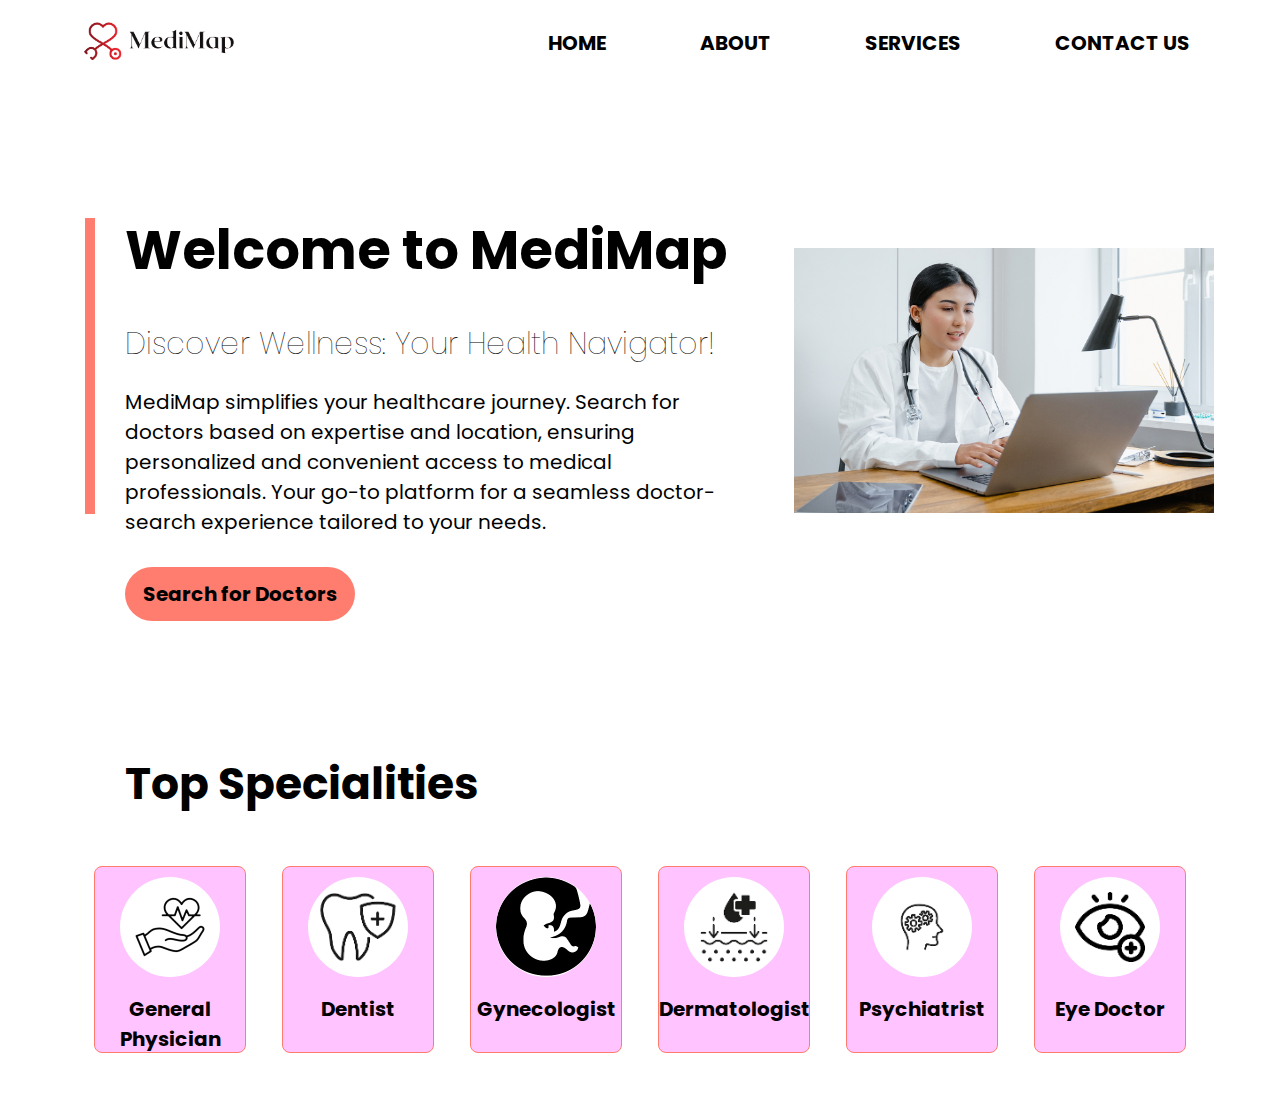
<file: index.html>
<!DOCTYPE html>
<html lang="en">
  <head>
    <meta charset="UTF-8"/>
    <meta name="viewport" content="width = device-width, intial-scale = 1.0">
    <title>MediMap</title>

    <link rel="icon" href="./assets/Logo.png"/>
    <link rel="stylesheet" href="style.css" />    <!-- --CSS link-- -->
    <link rel="stylesheet" href="https://unicons.iconscout.com/release/v4.0.8/css/line.css"> <!--Icons-->
    
  </head>
  <body>
    <div class="container">
        <div class="navbar">
            <img src="./assets/MediMap.png" href="index.html" class = "logo">
            <nav>
                <ul>
                    <li><a href="index.html">HOME</a></li>
                    <li><a href="#">ABOUT</a></li> 
                    <li><a href="#">SERVICES</a></li> 
                    <li><a href="contact_us.html">CONTACT US</a></li>
                </ul>
            </nav>
        </div>

        <div class="row">
            <div class="col-1">
                <h2>Welcome to MediMap</h2>
                <h3>Discover Wellness: Your Health Navigator!</h3>
                <p>MediMap simplifies your healthcare journey. Search for doctors 
                   based on expertise and location, ensuring personalized and convenient 
                   access to medical professionals. Your go-to platform for a seamless 
                   doctor-search experience tailored to your needs.
                </p>
                <button type="button" onclick = "window.location.href = 'search.html';">Search for Doctors</button>
            </div>
            <div class="col-2">
                <img src="./assets/Doctor.jpg" class = "docimage">
            </div>
        </div>
        
        <div class="row-2">
            <h1>Top Specialities</h1>
        </div>
        <div class="row-3">
            <div class="profile-card">
                <img src="./assets/General Physician.png">
                <div class="profile-card-content">
                    <h6>General Physician</h6>
                </div>
            </div>

            <div class="profile-card">
                <img src="./assets/Dentist.png">
                <div class="profile-card-content">
                    <h6>Dentist</h6>
                </div>
            </div>

            <div class="profile-card">
                <img src="./assets/Gynecologist.png">
                <div class="profile-card-content">
                    <h6>Gynecologist</h6>
                </div>
            </div>

            <div class="profile-card">
                <img src="./assets/Dermatologist.png">
                <div class="profile-card-content">
                    <h6>Dermatologist</h6>
                </div>
            </div>

            <div class="profile-card">
                <img src="./assets/Psychiatrist.png">
                <div class="profile-card-content">
                    <h6>Psychiatrist</h6>
                </div>
            </div>

            <div class="profile-card">
                <img src="./assets/Eye Doctor.png">
                <div class="profile-card-content">
                    <h6>Eye Doctor</h6>
                </div>
            </div>

        </div>
    </div>
  </body>
</html>
</file>
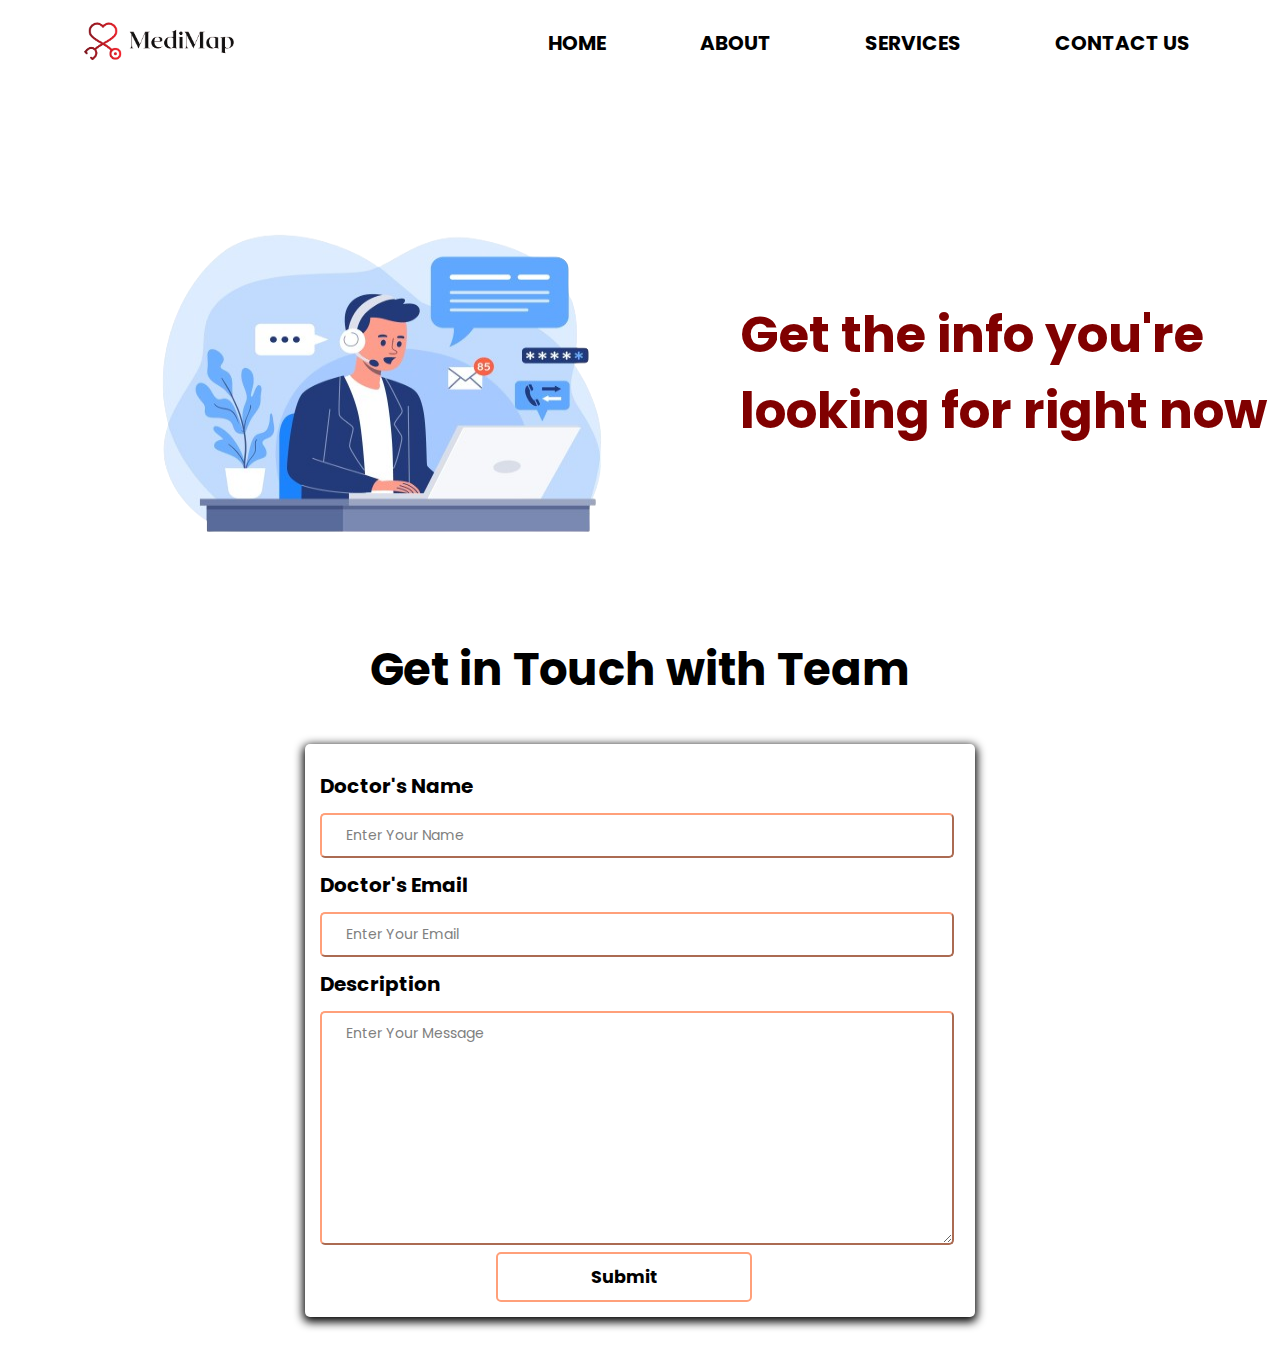
<file: contact_us.html>
<!DOCTYPE html>
<html lang="en">
  <head>
    <meta charset="UTF-8"/>
    <meta name="viewport" content="width = device-width, intial-scale = 1.0">
    <title>MediMap</title>

    <link rel="icon" href="./assets/Logo.png"/>
    <link rel="stylesheet" href="style.css" />    <!-- --CSS link-- -->
    <link rel="stylesheet" href="https://unicons.iconscout.com/release/v4.0.8/css/line.css"> <!--Icons-->
    
  </head>
  <body>
    <div class="container">
        <div class="navbar">
            <img src="./assets/MediMap.png" href="index.html" class = "logo">
            <nav>
                <ul>
                    <li><a href="index.html">HOME</a></li>
                    <li><a href="#">ABOUT</a></li>
                    <li><a href="#">SERVICES</a></li>
                    <li><a href="contact_us.html">CONTACT US</a></li>
                </ul>
            </nav>
        </div>

        <div class="contact-row1">
            <img src="./assets/Contact Us.png">
        </div>
            <div class="contact-row1-content">
                <h1>Get the info you're</h1>
                <h1>looking for right now</h1>
        </div>

        <section class="contact" id="contact">
            <h2>Get in Touch with Team</h2>
            <div class="contact-form-container">
              <div class="contact-form">
                <form action="https://formspree.io/f/mnqenlop" method="POST">
                  <div class="form-control">
                    <label for="name">Doctor's Name</label>
                    <input type="text" id="name" name="sender-name" placeholder="Enter Your Name" class="input-field"
                      required />
                  </div>
                  <div class="form-control">
                    <label for="email">Doctor's Email</label>
                    <input type="email" id="email" name="sender-email" placeholder="Enter Your Email" class="input-field"
                      required />
                  </div>
                  <div class="form-control">
                    <label for="message">Description</label>
                    <textarea id="message" cols="60" rows="10" placeholder="Enter Your Message" name="message"
                      class="input-field" required></textarea>
                  </div>
                  <input type="submit" value="Submit" id="submit-btn" class="submit-btn" />
                </form>
              </div>
            </div>
          </section>

    </div>
  </body>
</html>
</file>
<file: style.css>
@import url('https://fonts.googleapis.com/css2?family=Poppins:wght@300&display=swap');
*
{
    margin: 0;
    padding: 0;
    font-family: 'Poppins', sans-serif;
}

body 
{
    background-image: url('https://img.freepik.com/free-photo/pastel-pink-vignette-concrete-textured-background_53876-129734.jpg?size=626&ext=jpg&ga=GA1.1.2061837803.1705268599&semt=ais');
    background-size: cover; 
    background-repeat: no-repeat;
}

.container
{
    width: 100%;
    min-height: 100vh;
    box-sizing: border-box;
    overflow: hidden;
}

.navbar
{
    width: 100%;
    display: flex;
    align-items: center;
}

.logo
{
    width: 170px;
    height: 70px;
    cursor: pointer;
    margin: 5px 75px;
}

nav
{
    flex: 1;
    text-align: right;
}

nav ul li
{
    list-style: none;
    display: inline-block;
    margin-top: 5px;
    margin-right: 90px;
}

nav ul li a
{
    text-decoration: none;
    font-size: 20px;
    color: black;
    font-weight: bold;
}

nav ul li a:hover
{
    font-size: 22px;
    text-decoration: underline;
}

.row
{
    display: flex;
    justify-content: space-between;
    align-items: center;
    margin: 130px 0;
}

.col-1
{
    flex-basis: 48%;
    position: relative;
    margin-left: 125px;
}


.col-1 h2
{
    font-size: 54px;
}

.col-1 h3
{
    font-size: 30px;
    font-weight: 100;
    padding-top: 10px;
    margin: 20px 0 10px;
}

.col-1 p
{
    font-size: 20px;
    margin: 20px 0 30px;
}

button
{
    width: 230px;
    font-size: 20px;
    font-weight: bold;
    border: 0;
    padding: 12px 10px;
    border-radius: 100px;
    background: rgb(255, 125, 110);
}

button:hover
{
    box-shadow: 0px 5px 5px grey;
}

.col-1::after
{
    content: '';
    width: 10px;
    height: 72%;
    background-color: rgb(255, 125, 110);
    position: absolute;
    left: -40px;
    top: 8px;
} 

.col-2
{
    position: relative;
    flex-basis: 38%;
    margin-bottom: 70px;
    display: flex;
    align-items: center;
}

.docimage
{
    width: 420px;
    height: 265px;
}

.docimage:hover
{
    width: 440px;
    height: 275px;
    box-shadow: 5px 5px 40px lightsalmon;
}

.row-2
{
    display: flex;
    justify-content: space-between;
    align-items: center;
    margin: 0px 0px 0px 125px; 
}

.row-2 h1
{
    font-size: 44px;
}

.row-3
{
    position: relative;
    display:flex;
    justify-content: center;
    align-items: center;
    margin: 0px 50px 0px 50px;
}

.profile-card
{
    width: 150px;
    height: 175px;
    margin: 50px 18px;
    align-items: center;
    text-align: center;
    justify-content: center;
    background-color: rgb(255, 195, 255);
    text-decoration: none;
    border: 1.5px solid rgb(255, 125, 110);
    border-radius: 8px;
    padding-top: 10px;
}

.profile-card-content h6
{
    font-size: 20px;
    padding-top: 10px;
}

.profile-card img
{
    width: 100px;
    height: 100px;
    background-color: white;
    border-radius: 50px;
}

.profile-card img:hover
{
    width: 85px;
    height: 85px;
}


/* search_page CSS */
.hero
{
    position: relative;
    display: flex;
    align-items: center;
    justify-content: space-between;
    margin: 100px 200px 20px 200px;
}

.card
{
    height: 12rem;
    width: 15rem;
    background-color: white;
    text-align: center;
    padding-top: 45px;
    border: 5px solid rgb(255, 125, 110);
}

.card:hover
{
    box-shadow: 0 5px 15px black;
}   


.card img
{
    width: 100px;
    height: 100px;
}

.card img:hover
{
    width: 98px;
    height: 98px;
}

.card-content h6
{
    font-size: 20px;
    padding-top: 10px;
}

.text
{
    margin: 90px 0px 0px 110px;
}

.text h1
{
    font-size: 45px;
    color: #800000;
}

.system
{
    display: flex;
    align-items: center;
    justify-content: space-between;
    margin: 50px 0px 250px 0px;
}

.label
{
    margin-left: 100px;
    font-size: 30px;
    font-weight: bold;
}

.select 
{
    padding: 8px;
    font-size: 16px;
}

.speciality
{
    width: 300px;
    height: 8vh;
    font-size: 20px;
    font-weight: bolder;
    border: 2px solid rgb(255, 125, 110); 
    justify-content: center;
    align-items: center;
}

.form
{
    width: 300px;
    height: 8vh;
    position: relative;
    font-size: 20px;
    font-weight: bolder;
    border: 2px solid rgb(255, 125, 110); 
    justify-content: center;
    align-items: center;
}

.search-button
{
    width: 140px;
    height: 44px;
    font-size: 20px;
    font-weight: bold;
    border: 0;
    padding: 1px 0px;
    border-radius: 24px;
    background: rgb(255, 125, 110);
    margin-right: 20px;
}

.search-button:hover
{
    border: 2px solid black;
}

/* #searchSection
{
    background-color: #800000;
    display: flex;
    flex-direction: row;
    width: 90vw;
    height: 10vh;
    margin-top: 10px;
} */

/*  contact_us CSS */
.contact-row1
{
    position: relative;   
    margin: 0px 0px 0px 0px;
}


.contact-row1 img
{
    width: 500px;
    height: 450px;
    padding-left: 130px;
    padding-top: 90px;
}

 .contact-row1-content
 {
    position: relative;
    margin: -330px 0px 0px 740px;
    font-size: 25px;
    color: #800000;
 }

 .contact
 {
    padding-top: 147px;
    padding-bottom: 30px;
 }

 .contact h2
 {
    display: flex;
    align-items: center;
    justify-content: center;
    margin: 40px; 
    font-size: 45px;
    font-weight: bolder;
 }

 .contact-form-container 
{
  max-width: 40rem;
  margin: 0 auto;
  padding: 0.938rem;
  border-radius: 5px;
  box-shadow: 0px 3px 10px 2px black;
  background-color: white;
}

.contact-form-container label 
{
  line-height: 2.7em;
  font-weight: var(--bold-font);
  font-size: 20px;
  font-weight: bold;
}

.contact-form-container textarea 
{
  min-height: 6.25rem;
  font-size: 14px;
}

.contact-form-container .input-field 
{
  width: 96%;
  padding-top: 10px;
  padding-bottom: 10px;
  border-radius: 5px;
  border: none;
  border: 2px outset lightsalmon;
  font-size: 0.875rem;
  outline: none;
}

.input-field 
{
  padding-left: 1rem;
  padding-bottom: 0;
  padding-top: 0;
}

.input-field::placeholder 
{
  padding: 0.5rem;
  padding-top: 0;
  color: grey;
}

.submit-btn 
{
  width: 40%;
  padding: 10px;
  margin-left: 11rem;
  background-color: #fff;
  border: 2px solid lightsalmon;
  border-radius: 5px;
  font-size: 1.10rem;
  font-weight: bold;
  transition: var(--transition);
  /* margin-left: 17rem; */
  display: flex;
  justify-content: center;
}

.submit-btn:hover 
{
  background-color: lightsalmon;
  color: white;
  cursor: pointer;
}
</file>
